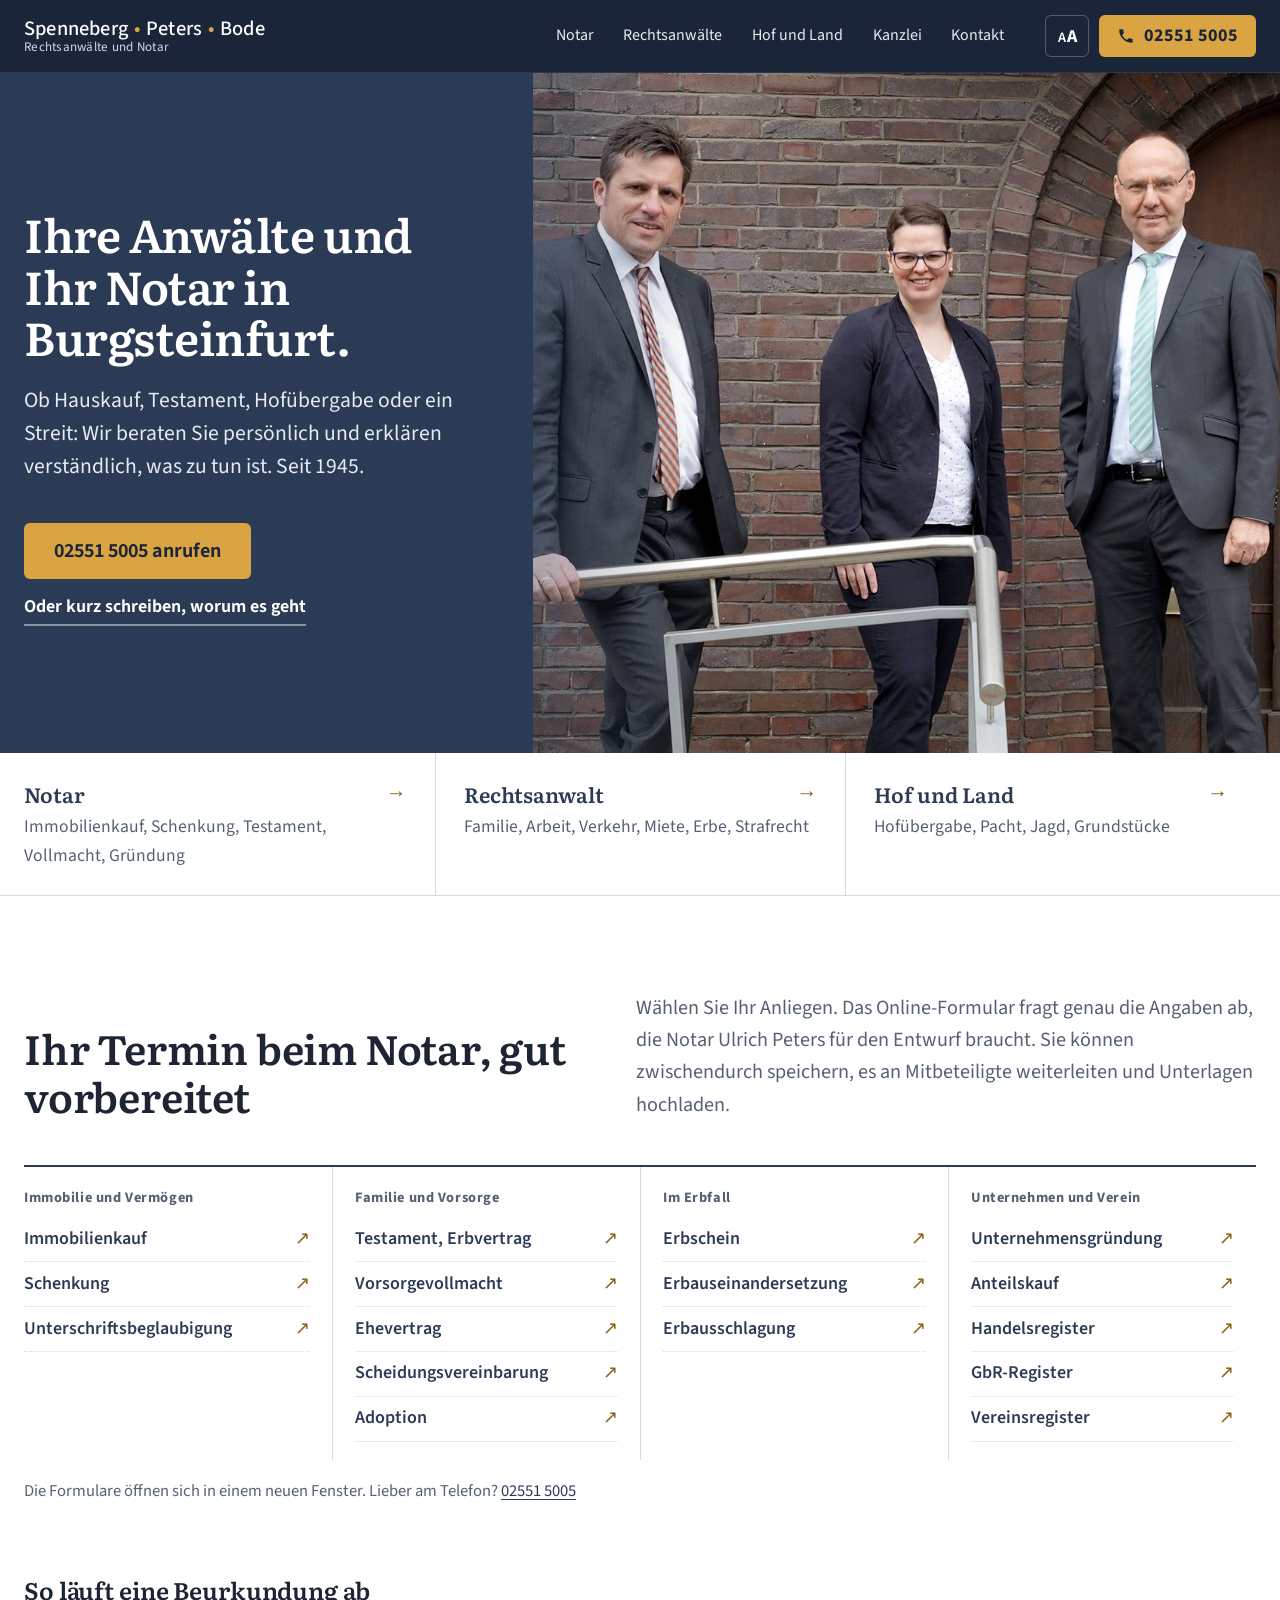
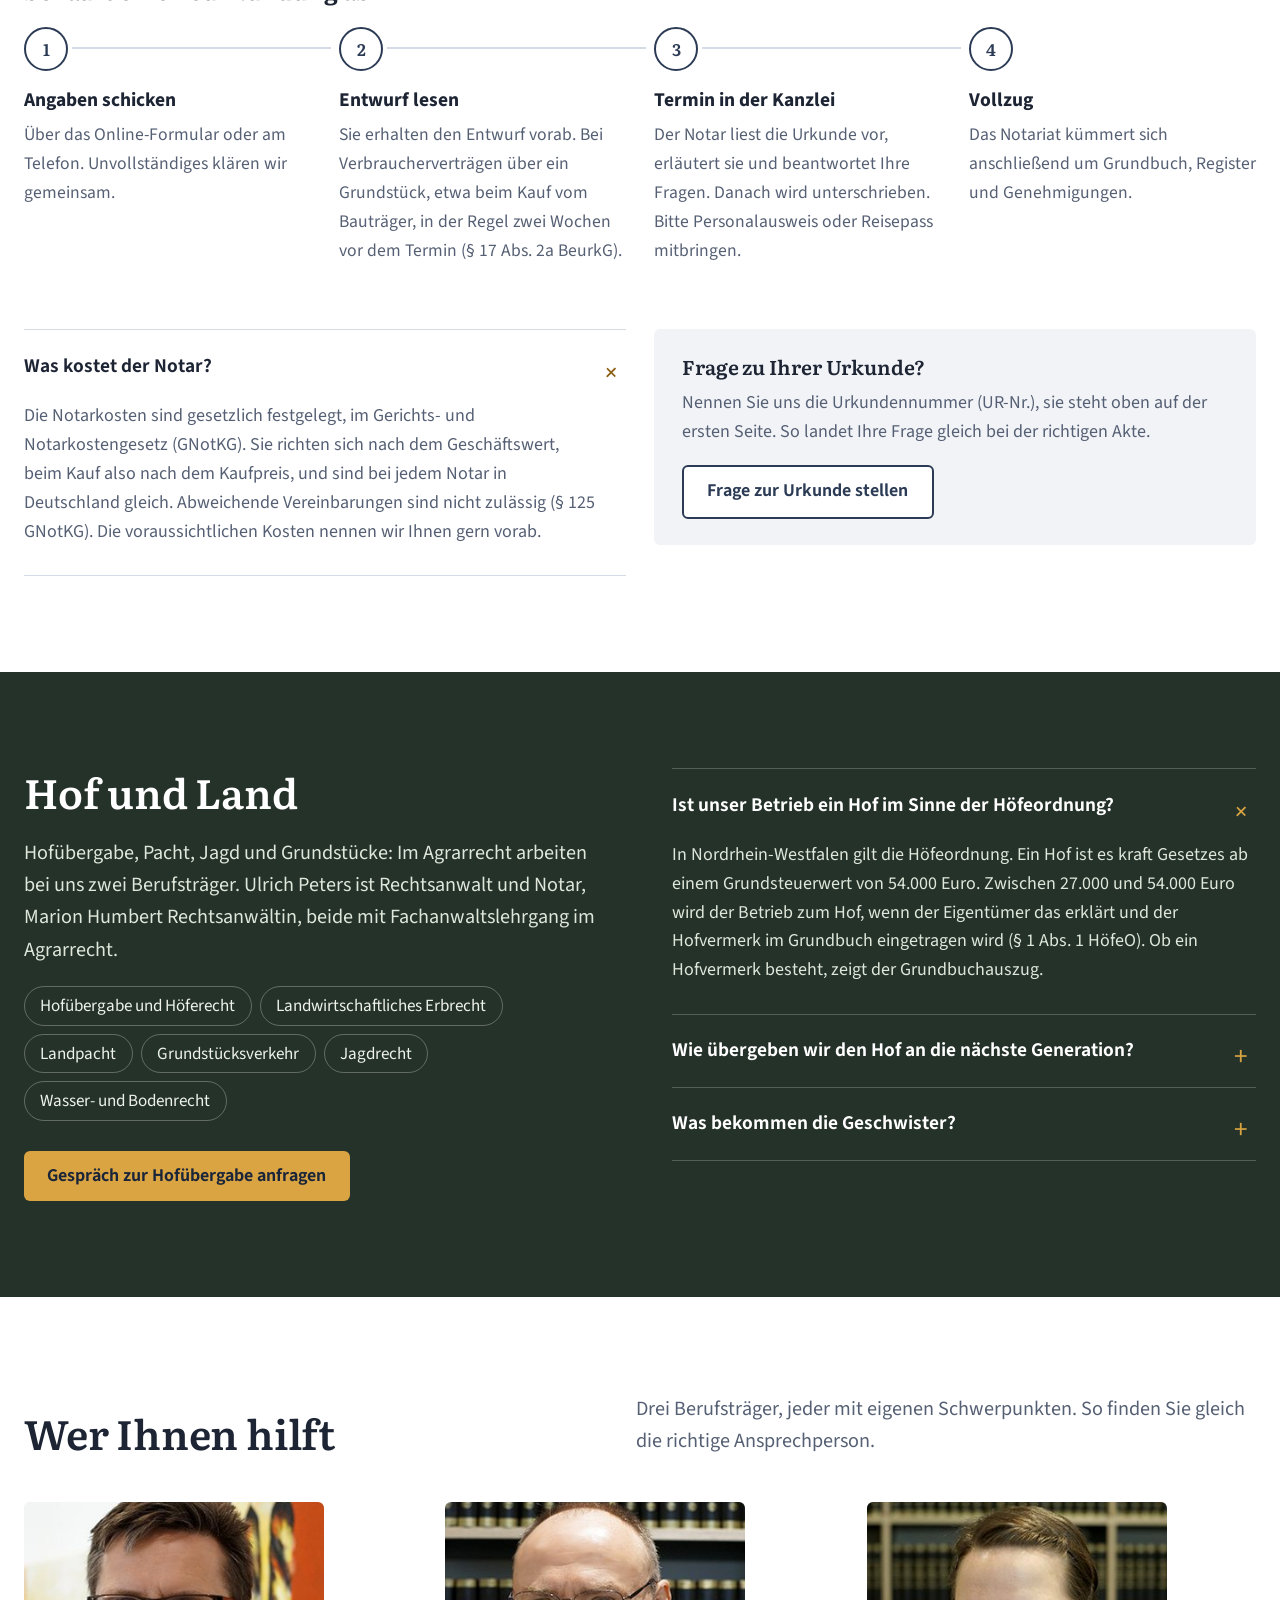
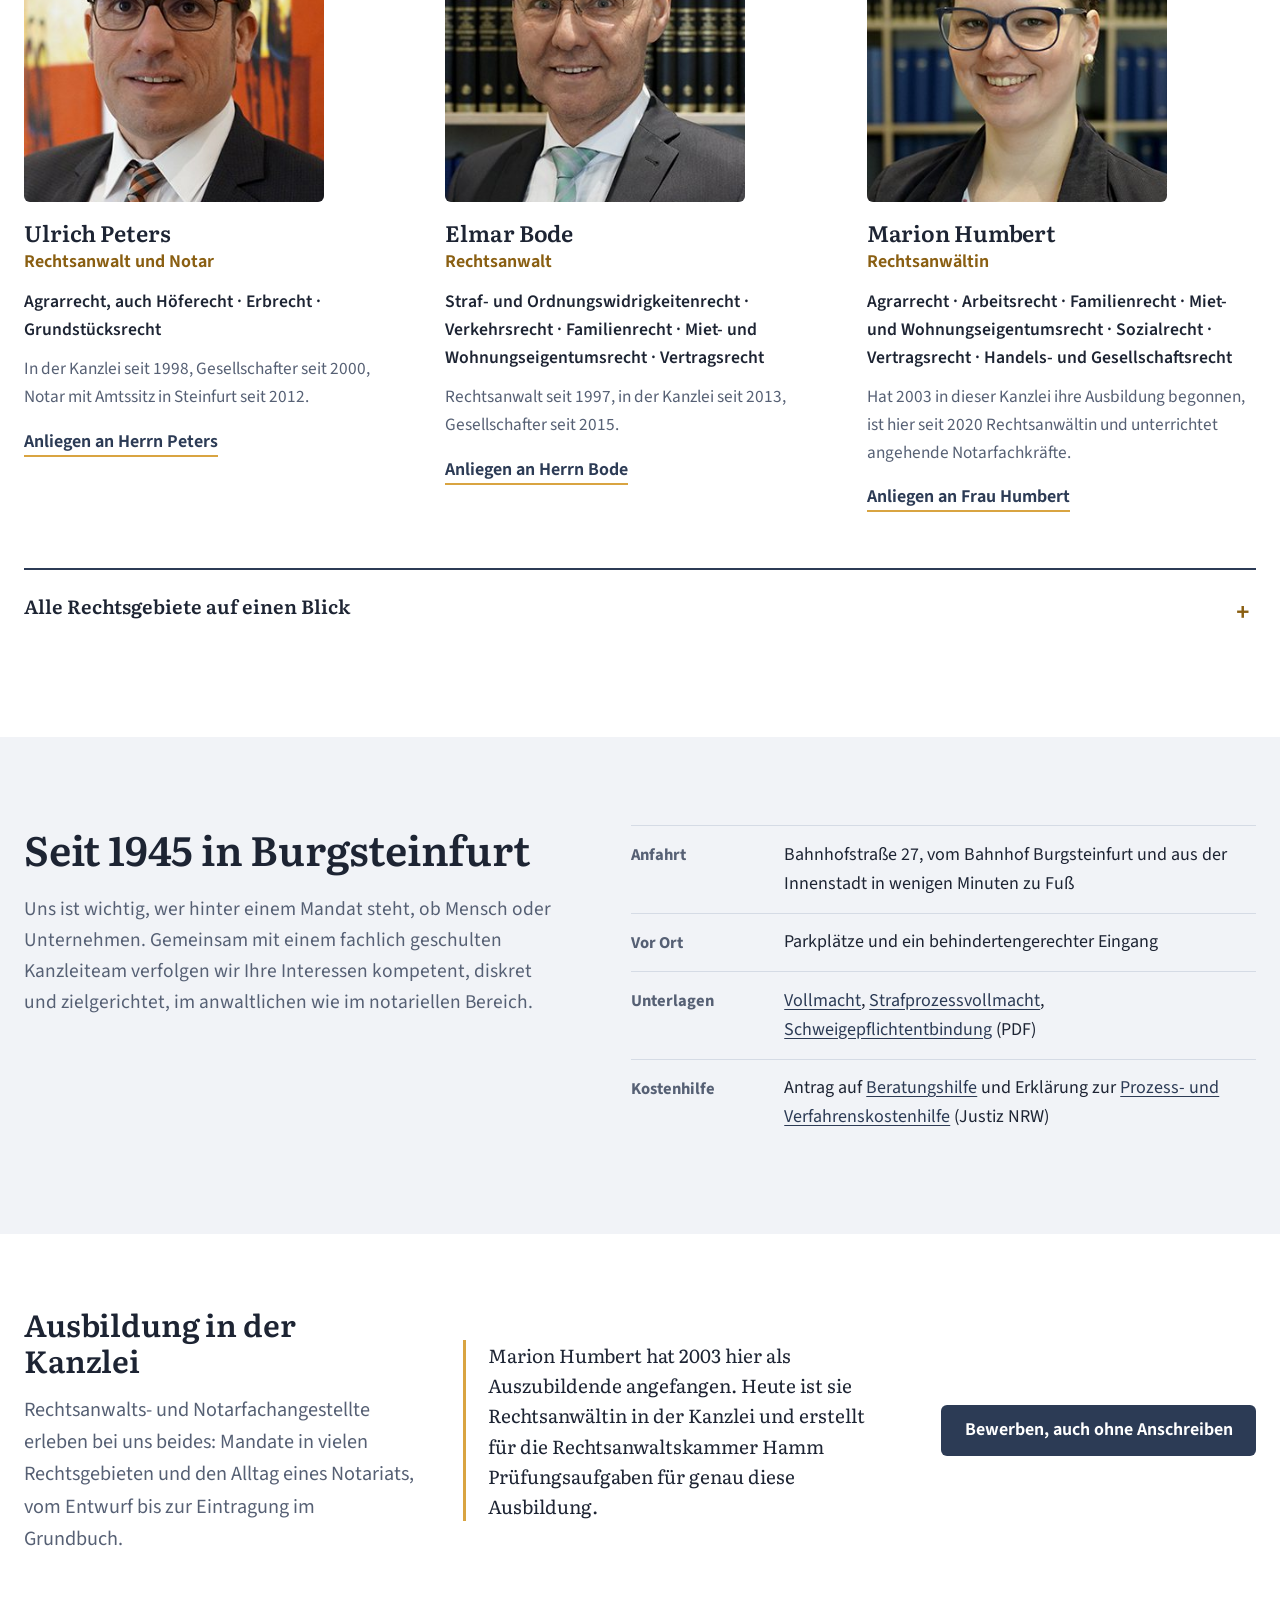
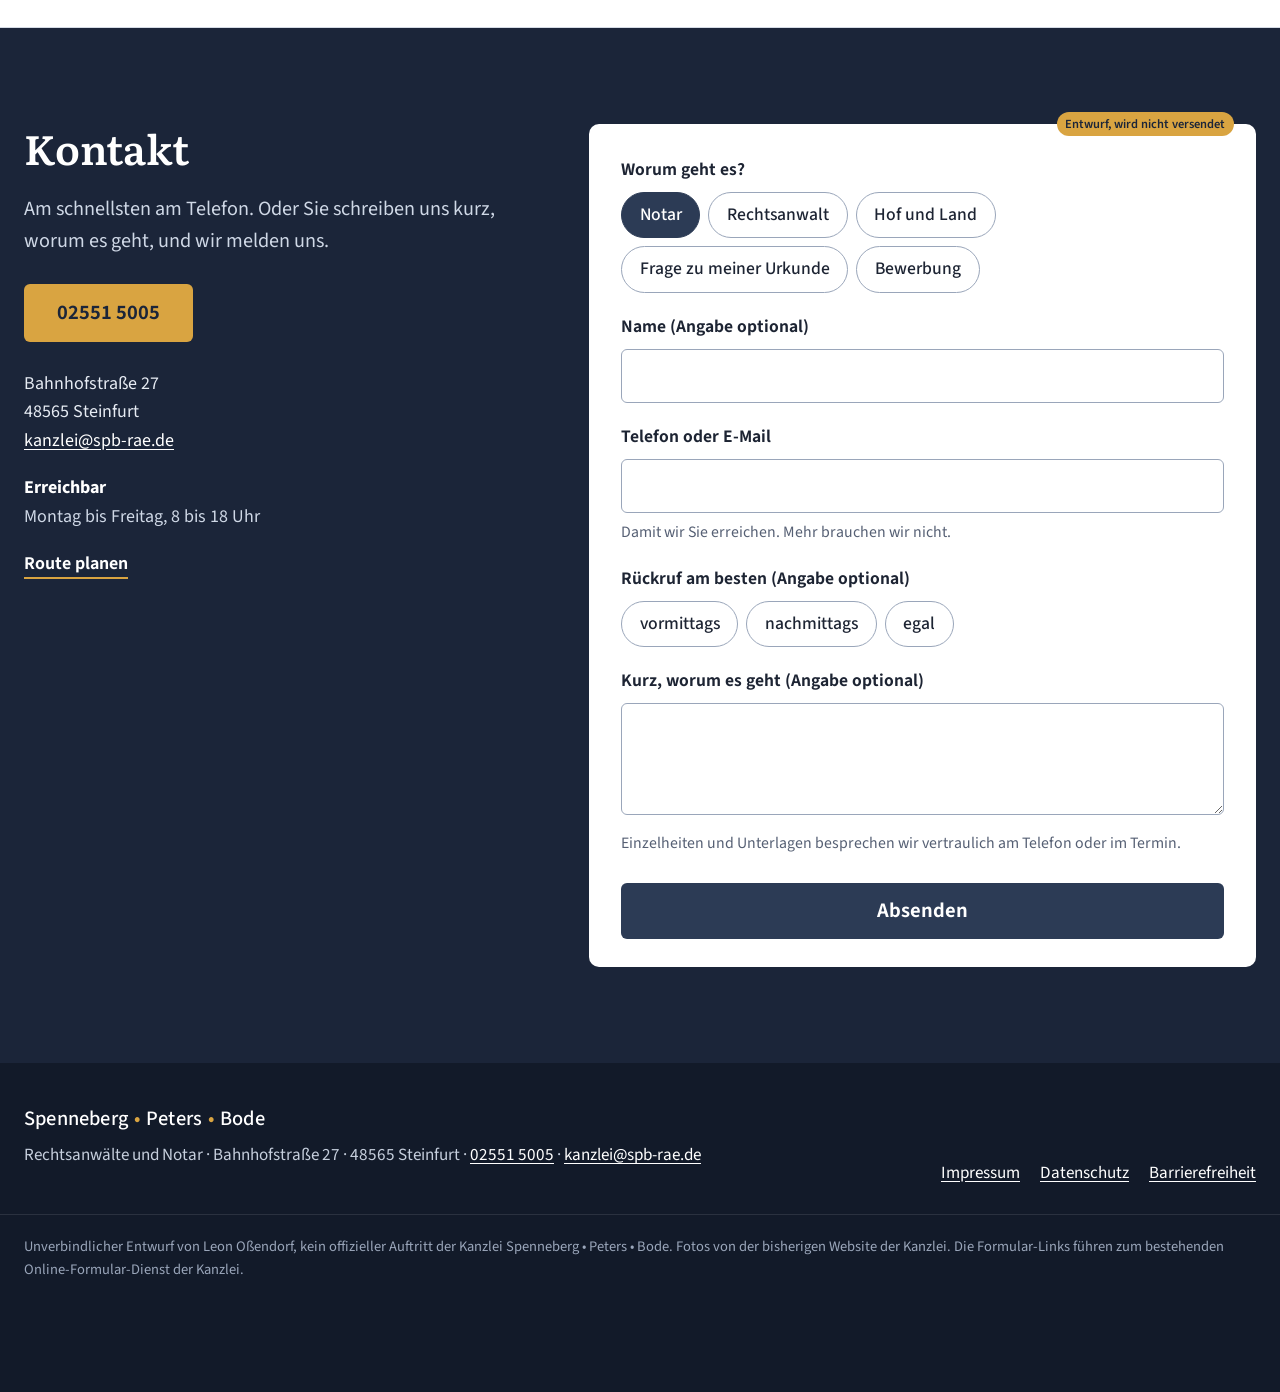
<file: index.html>
<!doctype html>
<html lang="de-DE">
<head>
<meta charset="utf-8">
<meta name="viewport" content="width=device-width, initial-scale=1">
<meta name="robots" content="noindex,nofollow">
<title>Spenneberg • Peters • Bode · Rechtsanwälte und Notar in Steinfurt (Entwurf)</title>
<meta name="description" content="Unverbindlicher Entwurf von Leon Oßendorf für die Kanzlei Spenneberg • Peters • Bode, Rechtsanwälte und Notar in Steinfurt.">
<link rel="preload" href="fonts/source-sans-3-latin-wght-normal.woff2" as="font" type="font/woff2" crossorigin>
<link rel="preload" href="fonts/literata-latin-wght-normal.woff2" as="font" type="font/woff2" crossorigin>
<link rel="stylesheet" href="css/site.css">
<link rel="stylesheet" href="css/hero-varianten.css">
<link rel="icon" href="data:image/svg+xml,%3Csvg xmlns='http://www.w3.org/2000/svg' viewBox='0 0 32 32'%3E%3Crect width='32' height='32' rx='4' fill='%232c3b55'/%3E%3Ccircle cx='9' cy='16' r='2.6' fill='%23fff'/%3E%3Ccircle cx='16' cy='16' r='2.6' fill='%23fff'/%3E%3Ccircle cx='23' cy='16' r='2.6' fill='%23d9a441'/%3E%3C/svg%3E">
</head>
<body>
<a class="skip" href="#inhalt">Zum Inhalt springen</a>

<header class="kopf" id="kopf">
  <div class="kopf__in">
    <a class="marke" href="#top" aria-label="Spenneberg • Peters • Bode, Rechtsanwälte und Notar, zur Startseite">
      <span class="marke__name">Spenneberg <i>•</i> Peters <i>•</i> Bode</span>
      <span class="marke__zusatz">Rechtsanwälte und Notar</span>
    </a>
    <nav class="menu" id="menu" aria-label="Hauptmenü">
      <a href="#notar">Notar</a>
      <a href="#anwaelte">Rechtsanwälte</a>
      <a href="#hof">Hof und Land</a>
      <a href="#kanzlei">Kanzlei</a>
      <a href="#kontakt">Kontakt</a>
    </nav>
    <div class="kopf__aktionen">
      <button class="schrift" type="button" id="schrift" aria-pressed="false" title="Schrift vergrößern"><span aria-hidden="true">A<b>A</b></span><span class="sr">Schrift größer</span></button>
      <a class="tel" href="tel:+4925515005" aria-label="Anrufen: 02551 5005"><svg viewBox="0 0 24 24" aria-hidden="true"><path d="M6.6 10.8a15.1 15.1 0 0 0 6.6 6.6l2.2-2.2c.3-.3.7-.4 1-.2 1.1.4 2.3.6 3.6.6.6 0 1 .4 1 1V20c0 .6-.4 1-1 1A17 17 0 0 1 3 4c0-.6.4-1 1-1h3.5c.6 0 1 .4 1 1 0 1.3.2 2.5.6 3.6.1.3 0 .7-.2 1z"/></svg><span>02551 5005</span></a>
      <button class="burger" type="button" aria-expanded="false" aria-controls="menu"><span></span><span></span><span class="sr">Menü</span></button>
    </div>
  </div>
</header>

<main id="inhalt">

<!-- 1 · Erster Bildschirm: das Team am Eingang -->
<section class="hv hv-a" id="top" aria-labelledby="hero-titel">
  <div class="text">
    <h1 id="hero-titel">Ihre Anwälte und Ihr Notar in Burgsteinfurt.</h1>
    <p class="satz">Ob Hauskauf, Testament, Hofübergabe oder ein Streit: Wir beraten Sie persönlich und erklären verständlich, was zu tun ist. Seit 1945.</p>
    <div class="aktionen">
      <a class="knopf" href="tel:+4925515005">02551 5005 anrufen</a>
      <a class="lnk" href="#kontakt">Oder kurz schreiben, worum es geht</a>
    </div>
  </div>
  <figure><img src="img/hero-team.jpg" alt="Ulrich Peters, Marion Humbert und Elmar Bode vor einem Klinkerportal" width="1351" height="900"></figure>
</section>

<nav class="wegeleiste" aria-label="Womit können wir helfen?">
  <ul>
    <li><a href="#notar"><b>Notar</b><span>Immobilienkauf, Schenkung, Testament, Vollmacht, Gründung</span></a></li>
    <li><a href="#anwaelte"><b>Rechtsanwalt</b><span>Familie, Arbeit, Verkehr, Miete, Erbe, Strafrecht</span></a></li>
    <li><a href="#hof"><b>Hof und Land</b><span>Hofübergabe, Pacht, Jagd, Grundstücke</span></a></li>
  </ul>
</nav>

<!-- 2 · Notar -->
<section class="block notar" id="notar" aria-labelledby="notar-titel">
  <div class="wrap">
    <div class="kopfzeile">
      <h2 id="notar-titel">Ihr Termin beim Notar, gut vorbereitet</h2>
      <p class="lead">Wählen Sie Ihr Anliegen. Das Online-Formular fragt genau die Angaben ab, die Notar Ulrich Peters für den Entwurf braucht. Sie können zwischendurch speichern, es an Mitbeteiligte weiterleiten und Unterlagen hochladen.</p>
    </div>

    <div class="anliegen">
      <div class="gruppe">
        <h3>Immobilie und Vermögen</h3>
        <ul>
          <li><a href="https://notar-formulare.de/spb/immobilienkauf/" target="_blank" rel="noopener">Immobilienkauf</a></li>
          <li><a href="https://notar-formulare.de/spb/schenkung/" target="_blank" rel="noopener">Schenkung</a></li>
          <li><a href="https://notar-formulare.de/spb/unterschriftsbeglaubigung/" target="_blank" rel="noopener">Unterschriftsbeglaubigung</a></li>
        </ul>
      </div>
      <div class="gruppe">
        <h3>Familie und Vorsorge</h3>
        <ul>
          <li><a href="https://notar-formulare.de/spb/testament/" target="_blank" rel="noopener">Testament, Erbvertrag</a></li>
          <li><a href="https://notar-formulare.de/spb/generalvollmacht-vorsorgevollmacht/" target="_blank" rel="noopener">Vorsorgevollmacht</a></li>
          <li><a href="https://notar-formulare.de/spb/ehevertrag/" target="_blank" rel="noopener">Ehevertrag</a></li>
          <li><a href="https://notar-formulare.de/spb/scheidungsvereinbarung/" target="_blank" rel="noopener">Scheidungsvereinbarung</a></li>
          <li><a href="https://notar-formulare.de/spb/adoption/" target="_blank" rel="noopener">Adoption</a></li>
        </ul>
      </div>
      <div class="gruppe">
        <h3>Im Erbfall</h3>
        <ul>
          <li><a href="https://notar-formulare.de/spb/erbschein/" target="_blank" rel="noopener">Erbschein</a></li>
          <li><a href="https://notar-formulare.de/spb/erbauseinandersetzung/" target="_blank" rel="noopener">Erbauseinandersetzung</a></li>
          <li><a href="https://notar-formulare.de/spb/erbausschlagung/" target="_blank" rel="noopener">Erbausschlagung</a></li>
        </ul>
      </div>
      <div class="gruppe">
        <h3>Unternehmen und Verein</h3>
        <ul>
          <li><a href="https://notar-formulare.de/spb/unternehmensgruendung/" target="_blank" rel="noopener">Unternehmensgründung</a></li>
          <li><a href="https://notar-formulare.de/spb/anteilskauf/" target="_blank" rel="noopener">Anteilskauf</a></li>
          <li><a href="https://notar-formulare.de/spb/handelsregister/" target="_blank" rel="noopener">Handelsregister</a></li>
          <li><a href="https://notar-formulare.de/spb/gbr/" target="_blank" rel="noopener">GbR-Register</a></li>
          <li><a href="https://notar-formulare.de/spb/verein/" target="_blank" rel="noopener">Vereinsregister</a></li>
        </ul>
      </div>
    </div>
    <p class="hinweis-klein">Die Formulare öffnen sich in einem neuen Fenster. Lieber am Telefon? <a href="tel:+4925515005">02551 5005</a></p>

    <h3 class="zwischentitel" id="ablauf-titel">So läuft eine Beurkundung ab</h3>
    <ol class="ablauf" aria-labelledby="ablauf-titel">
      <li><b>Angaben schicken</b><span>Über das Online-Formular oder am Telefon. Unvollständiges klären wir gemeinsam.</span></li>
      <li><b>Entwurf lesen</b><span>Sie erhalten den Entwurf vorab. Bei Verbraucherverträgen über ein Grundstück, etwa beim Kauf vom Bauträger, in der Regel zwei Wochen vor dem Termin (§ 17 Abs. 2a BeurkG).</span></li>
      <li><b>Termin in der Kanzlei</b><span>Der Notar liest die Urkunde vor, erläutert sie und beantwortet Ihre Fragen. Danach wird unterschrieben. Bitte Personalausweis oder Reisepass mitbringen.</span></li>
      <li><b>Vollzug</b><span>Das Notariat kümmert sich anschließend um Grundbuch, Register und Genehmigungen.</span></li>
    </ol>

    <div class="zweispalt">
      <details class="frage" open>
        <summary>Was kostet der Notar?</summary>
        <p>Die Notarkosten sind gesetzlich festgelegt, im Gerichts- und Notarkostengesetz (GNotKG). Sie richten sich nach dem Geschäftswert, beim Kauf also nach dem Kaufpreis, und sind bei jedem Notar in Deutschland gleich. Abweichende Vereinbarungen sind nicht zulässig (§ 125 GNotKG). Die voraussichtlichen Kosten nennen wir Ihnen gern vorab.</p>
      </details>
      <div class="rueckfrage">
        <h3>Frage zu Ihrer Urkunde?</h3>
        <p>Nennen Sie uns die Urkundennummer (UR-Nr.), sie steht oben auf der ersten Seite. So landet Ihre Frage gleich bei der richtigen Akte.</p>
        <a class="knopf knopf--hell" href="#kontakt" data-anliegen="urkunde">Frage zur Urkunde stellen</a>
      </div>
    </div>
  </div>
</section>

<!-- 3 · Hof und Land -->
<section class="block hof" id="hof" aria-labelledby="hof-titel">
  <div class="wrap hof__in">
    <div class="hof__text">
      <h2 id="hof-titel">Hof und Land</h2>
      <p class="lead">Hofübergabe, Pacht, Jagd und Grundstücke: Im Agrarrecht arbeiten bei uns zwei Berufsträger. Ulrich Peters ist Rechtsanwalt und Notar, Marion Humbert Rechtsanwältin, beide mit Fachanwaltslehrgang im Agrarrecht.</p>
      <ul class="themen">
        <li>Hofübergabe und Höferecht</li>
        <li>Landwirtschaftliches Erbrecht</li>
        <li>Landpacht</li>
        <li>Grundstücksverkehr</li>
        <li>Jagdrecht</li>
        <li>Wasser- und Bodenrecht</li>
      </ul>
      <a class="knopf knopf--gold" href="#kontakt" data-anliegen="hof">Gespräch zur Hofübergabe anfragen</a>
    </div>
    <div class="hof__fragen">
      <details class="frage frage--dunkel" open>
        <summary>Ist unser Betrieb ein Hof im Sinne der Höfeordnung?</summary>
        <p>In Nordrhein-Westfalen gilt die Höfeordnung. Ein Hof ist es kraft Gesetzes ab einem Grundsteuerwert von 54.000 Euro. Zwischen 27.000 und 54.000 Euro wird der Betrieb zum Hof, wenn der Eigentümer das erklärt und der Hofvermerk im Grundbuch eingetragen wird (§ 1 Abs. 1 HöfeO). Ob ein Hofvermerk besteht, zeigt der Grundbuchauszug.</p>
      </details>
      <details class="frage frage--dunkel">
        <summary>Wie übergeben wir den Hof an die nächste Generation?</summary>
        <p>Mit einem Übergabevertrag schon zu Lebzeiten, im Weg der vorweggenommenen Erbfolge (§ 7 Abs. 1 HöfeO). Der Vertrag wird notariell beurkundet. Ist eine Genehmigung nach dem Grundstücksverkehrsgesetz nötig, erteilt sie das Landwirtschaftsgericht (§ 17 Abs. 3 HöfeO).</p>
      </details>
      <details class="frage frage--dunkel">
        <summary>Was bekommen die Geschwister?</summary>
        <p>Der Hof geht an einen Hoferben (§ 4 HöfeO). Die übrigen Miterben erhalten eine Abfindung in Geld. Sie bemisst sich nach dem Hofeswert, das sind 60 Prozent des zuletzt festgestellten Grundsteuerwerts (§ 12 HöfeO). Im Übergabevertrag lässt sich das anders regeln.</p>
      </details>
    </div>
  </div>
</section>

<!-- 4 · Rechtsanwälte -->
<section class="block anwaelte" id="anwaelte" aria-labelledby="anwaelte-titel">
  <div class="wrap">
    <div class="kopfzeile">
      <h2 id="anwaelte-titel">Wer Ihnen hilft</h2>
      <p class="lead">Drei Berufsträger, jeder mit eigenen Schwerpunkten. So finden Sie gleich die richtige Ansprechperson.</p>
    </div>
    <div class="personen">
      <article class="person">
        <img src="img/peters.jpg" alt="Porträt Ulrich Peters" width="337" height="506">
        <div>
          <h3>Ulrich Peters</h3>
          <p class="rolle">Rechtsanwalt und Notar</p>
          <p class="gebiete">Agrarrecht, auch Höferecht · Erbrecht · Grundstücksrecht</p>
          <p class="vita">In der Kanzlei seit 1998, Gesellschafter seit 2000, Notar mit Amtssitz in Steinfurt seit 2012.</p>
          <a class="mehr" href="#kontakt" data-anliegen="notar">Anliegen an Herrn Peters</a>
        </div>
      </article>
      <article class="person">
        <img src="img/bode.jpg" alt="Porträt Elmar Bode" width="337" height="506">
        <div>
          <h3>Elmar Bode</h3>
          <p class="rolle">Rechtsanwalt</p>
          <p class="gebiete">Straf- und Ordnungswidrigkeitenrecht · Verkehrsrecht · Familienrecht · Miet- und Wohnungseigentumsrecht · Vertragsrecht</p>
          <p class="vita">Rechtsanwalt seit 1997, in der Kanzlei seit 2013, Gesellschafter seit 2015.</p>
          <a class="mehr" href="#kontakt" data-anliegen="anwalt">Anliegen an Herrn Bode</a>
        </div>
      </article>
      <article class="person">
        <img src="img/humbert.jpg" alt="Porträt Marion Humbert" width="337" height="506">
        <div>
          <h3>Marion Humbert</h3>
          <p class="rolle">Rechtsanwältin</p>
          <p class="gebiete">Agrarrecht · Arbeitsrecht · Familienrecht · Miet- und Wohnungseigentumsrecht · Sozialrecht · Vertragsrecht · Handels- und Gesellschaftsrecht</p>
          <p class="vita">Hat 2003 in dieser Kanzlei ihre Ausbildung begonnen, ist hier seit 2020 Rechtsanwältin und unterrichtet angehende Notarfachkräfte.</p>
          <a class="mehr" href="#kontakt" data-anliegen="anwalt">Anliegen an Frau Humbert</a>
        </div>
      </article>
    </div>

    <details class="alle-gebiete">
      <summary>Alle Rechtsgebiete auf einen Blick</summary>
      <div class="gebiete-liste">
        <p><b>Agrarrecht</b> Höferecht, landwirtschaftliches Erbrecht, Landpacht, Bodenrecht, Wasserrecht, Jagdrecht, Tierschutz, Düngerecht</p>
        <p><b>Arbeitsrecht</b> Kündigungsschutz für Arbeitgeber und Arbeitnehmer, Lohn, Urlaub, Abfindung, Zeugnis</p>
        <p><b>Erbrecht</b> Beratung vor und nach dem Erbfall, Pflichtteil, Erbstreit, Unternehmensnachfolge</p>
        <p><b>Familienrecht</b> Scheidung, Zugewinn, Sorgerecht, Unterhalt, Betreuung</p>
        <p><b>Grundstücksrecht</b> Grundstückskauf, Grundbuch, Erbbaurecht, Grundstücksverkehrsgesetz</p>
        <p><b>Handels- und Gesellschaftsrecht</b> Gesellschaftsverträge, Satzung, Prokura, Verein</p>
        <p><b>Miet- und Wohnungseigentumsrecht</b> Verträge, Nebenkosten, Kündigung, Eigenbedarf, Wohnungseigentum</p>
        <p><b>Verkehrsrecht</b> Bußgeld, Unfall, Fahrerlaubnis</p>
        <p><b>Strafrecht</b> Verteidigung, Opfer- und Zeugenbeistand, Nebenklage, Jugendstrafrecht</p>
        <p><b>Sozialrecht</b> Erwerbsminderung, Schwerbehinderung, Berufsgenossenschaft</p>
        <p><b>Vertrags- und Werkvertragsrecht</b> AGB, Fernabsatz, Abnahme, Mängel</p>
        <p><b>Forderungen</b> Mahnverfahren, Zwangsvollstreckung</p>
      </div>
    </details>
  </div>
</section>

<!-- 5 · Kanzlei -->
<section class="block kanzlei" id="kanzlei" aria-labelledby="kanzlei-titel">
  <div class="kanzlei__kopf">
    <h2 id="kanzlei-titel">Seit 1945 in Burgsteinfurt</h2>
    <p>Uns ist wichtig, wer hinter einem Mandat steht, ob Mensch oder Unternehmen. Gemeinsam mit einem fachlich geschulten Kanzleiteam verfolgen wir Ihre Interessen kompetent, diskret und zielgerichtet, im anwaltlichen wie im notariellen Bereich.</p>
  </div>
  <div class="kanzlei__text">
    <dl class="fakten">
      <div><dt>Anfahrt</dt><dd>Bahnhofstraße 27, vom Bahnhof Burgsteinfurt und aus der Innenstadt in wenigen Minuten zu Fuß</dd></div>
      <div><dt>Vor Ort</dt><dd>Parkplätze und ein behindertengerechter Eingang</dd></div>
      <div><dt>Unterlagen</dt><dd><a href="https://www.spb-rae.de/files/tao/img/downlaod/Vollmacht.pdf" target="_blank" rel="noopener">Vollmacht</a>, <a href="https://www.spb-rae.de/files/tao/img/downlaod/Strafprozessvollmacht.pdf" target="_blank" rel="noopener">Strafprozessvollmacht</a>, <a href="https://www.spb-rae.de/files/tao/img/downlaod/Schweigepflichtsentbindungserkla%CC%88rung.pdf" target="_blank" rel="noopener">Schweigepflichtentbindung</a> (PDF)</dd></div>
      <div><dt>Kostenhilfe</dt><dd>Antrag auf <a href="https://www.justiz.nrw/BS/formulare/beratungshilfe/AG_I_1_02_2019.pdf" target="_blank" rel="noopener">Beratungshilfe</a> und Erklärung zur <a href="https://www.justiz.nrw.de/BS/formulare/prozesskostenhilfe/erkl_zp1a.pdf" target="_blank" rel="noopener">Prozess- und Verfahrenskostenhilfe</a> (Justiz NRW)</dd></div>
    </dl>
  </div>
</section>

<!-- 6 · Ausbildung -->
<section class="block ausbildung" id="ausbildung" aria-labelledby="ausbildung-titel">
  <div class="wrap ausbildung__in">
    <div>
      <h2 id="ausbildung-titel">Ausbildung in der Kanzlei</h2>
      <p class="lead">Rechtsanwalts- und Notarfachangestellte erleben bei uns beides: Mandate in vielen Rechtsgebieten und den Alltag eines Notariats, vom Entwurf bis zur Eintragung im Grundbuch.</p>
    </div>
    <blockquote class="zitatlos">
      <p>Marion Humbert hat 2003 hier als Auszubildende angefangen. Heute ist sie Rechtsanwältin in der Kanzlei und erstellt für die Rechtsanwaltskammer Hamm Prüfungsaufgaben für genau diese Ausbildung.</p>
    </blockquote>
    <a class="knopf" href="#kontakt" data-anliegen="bewerbung">Bewerben, auch ohne Anschreiben</a>
  </div>
</section>

<!-- 7 · Kontakt -->
<section class="block kontakt" id="kontakt" aria-labelledby="kontakt-titel">
  <div class="wrap kontakt__in">
    <div class="kontakt__info">
      <h2 id="kontakt-titel">Kontakt</h2>
      <p class="lead">Am schnellsten am Telefon. Oder Sie schreiben uns kurz, worum es geht, und wir melden uns.</p>
      <a class="knopf knopf--gross" href="tel:+4925515005">02551 5005</a>
      <p class="adresse">Bahnhofstraße 27<br>48565 Steinfurt<br><a href="mailto:kanzlei@spb-rae.de">kanzlei@spb-rae.de</a></p>
      <p class="zeiten"><b>Erreichbar</b> Montag bis Freitag, 8 bis 18 Uhr</p>
      <p><a class="mehr" href="https://www.google.com/maps/dir/?api=1&amp;destination=Bahnhofstra%C3%9Fe+27%2C+48565+Steinfurt" target="_blank" rel="noopener">Route planen</a></p>
    </div>

    <form class="formular" id="formular" novalidate>
      <p class="entwurf-marke">Entwurf, wird nicht versendet</p>
      <fieldset class="chips" id="anliegen">
        <legend>Worum geht es?</legend>
        <label><input type="radio" name="anliegen" value="notar" checked><span>Notar</span></label>
        <label><input type="radio" name="anliegen" value="anwalt"><span>Rechtsanwalt</span></label>
        <label><input type="radio" name="anliegen" value="hof"><span>Hof und Land</span></label>
        <label><input type="radio" name="anliegen" value="urkunde"><span>Frage zu meiner Urkunde</span></label>
        <label><input type="radio" name="anliegen" value="bewerbung"><span>Bewerbung</span></label>
      </fieldset>

      <div class="feld nur" data-zeige="urkunde" hidden>
        <label for="urnr">Urkundennummer (Angabe optional)</label>
        <input id="urnr" name="urnr" inputmode="text" placeholder="z. B. 123/2026" autocomplete="off">
      </div>

      <fieldset class="chips nur" data-zeige="bewerbung" hidden>
        <legend>Für welche Stelle? (Angabe optional)</legend>
        <label><input type="radio" name="stelle" value="ausbildung"><span>Ausbildung</span></label>
        <label><input type="radio" name="stelle" value="fachangestellte"><span>Rechtsanwalts- oder Notarfachangestellte</span></label>
        <label><input type="radio" name="stelle" value="initiativ"><span>Initiativ</span></label>
      </fieldset>

      <div class="feld">
        <label for="name">Name (Angabe optional)</label>
        <input id="name" name="name" autocomplete="name">
      </div>
      <div class="feld">
        <label for="weg">Telefon oder E-Mail</label>
        <input id="weg" name="weg" autocomplete="tel" required aria-describedby="weg-hilfe">
        <p class="hilfe" id="weg-hilfe">Damit wir Sie erreichen. Mehr brauchen wir nicht.</p>
      </div>
      <fieldset class="chips">
        <legend>Rückruf am besten (Angabe optional)</legend>
        <label><input type="radio" name="zeit" value="vormittags"><span>vormittags</span></label>
        <label><input type="radio" name="zeit" value="nachmittags"><span>nachmittags</span></label>
        <label><input type="radio" name="zeit" value="egal"><span>egal</span></label>
      </fieldset>
      <div class="feld">
        <label for="nachricht">Kurz, worum es geht (Angabe optional)</label>
        <textarea id="nachricht" name="nachricht" rows="3" aria-describedby="nachricht-hilfe"></textarea>
        <p class="hilfe" id="nachricht-hilfe">Einzelheiten und Unterlagen besprechen wir vertraulich am Telefon oder im Termin.</p>
      </div>
      <div class="feld nur" data-zeige="bewerbung" hidden>
        <label for="lebenslauf">Lebenslauf (Angabe optional)</label>
        <input id="lebenslauf" name="lebenslauf" type="file" accept=".pdf,.jpg,.jpeg,.png">
      </div>
      <button class="knopf knopf--gross" type="submit">Absenden</button>
      <p class="fehler" id="fehler" role="alert" hidden>Bitte geben Sie eine Telefonnummer oder E-Mail-Adresse an.</p>
      <div class="danke" id="danke" hidden tabindex="-1">
        <p class="danke__titel">Danke, das hat geklappt.</p>
        <p id="danke-text">In der fertigen Seite käme Ihre Nachricht jetzt im Sekretariat an, und die Kanzlei meldet sich bei Ihnen. Im Entwurf wird nichts versendet.</p>
      </div>
    </form>
  </div>
</section>

</main>

<footer class="fuss">
  <div class="wrap fuss__in">
    <div>
      <p class="marke__name">Spenneberg <i>•</i> Peters <i>•</i> Bode</p>
      <p>Rechtsanwälte und Notar · Bahnhofstraße 27 · 48565 Steinfurt · <a href="tel:+4925515005">02551 5005</a> · <a href="mailto:kanzlei@spb-rae.de">kanzlei@spb-rae.de</a></p>
    </div>
    <nav aria-label="Rechtliches">
      <a href="impressum.html">Impressum</a>
      <a href="datenschutz.html">Datenschutz</a>
      <a href="barrierefreiheit.html">Barrierefreiheit</a>
    </nav>
  </div>
  <div class="wrap fuss__entwurf">
    <p>Unverbindlicher Entwurf von Leon Oßendorf, kein offizieller Auftritt der Kanzlei Spenneberg • Peters • Bode. Fotos von der bisherigen Website der Kanzlei. Die Formular-Links führen zum bestehenden Online-Formular-Dienst der Kanzlei.</p>
  </div>
</footer>

<nav class="daumen" aria-label="Schnellzugriff">
  <a href="tel:+4925515005">Anrufen</a>
  <a href="#kontakt">Nachricht</a>
</nav>

<script src="js/site.js" defer></script>
</body>
</html>
</file>
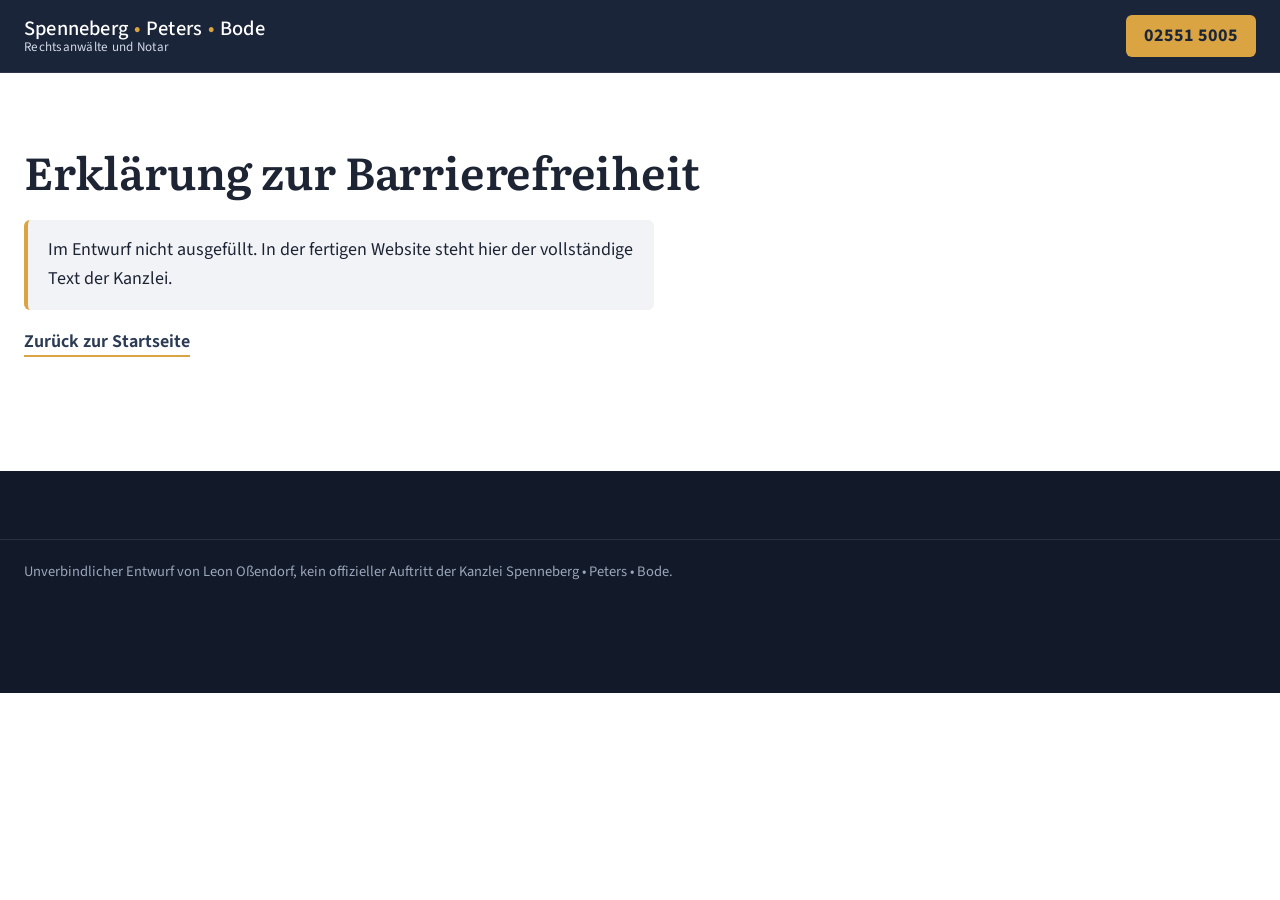
<file: barrierefreiheit.html>
<!doctype html>
<html lang="de-DE"><head><meta charset="utf-8"><meta name="viewport" content="width=device-width, initial-scale=1"><meta name="robots" content="noindex,nofollow">
<title>Erklärung zur Barrierefreiheit · Spenneberg • Peters • Bode (Entwurf)</title><link rel="stylesheet" href="css/site.css"></head>
<body><header class="kopf"><div class="kopf__in"><a class="marke" href="index.html"><span class="marke__name">Spenneberg <i>•</i> Peters <i>•</i> Bode</span><span class="marke__zusatz">Rechtsanwälte und Notar</span></a><div class="kopf__aktionen" style="margin-left:auto"><a class="tel" href="tel:+4925515005" aria-label="Anrufen: 02551 5005"><span>02551 5005</span></a></div></div></header>
<main class="seite"><div class="wrap"><h1>Erklärung zur Barrierefreiheit</h1><p class="vermerk">Im Entwurf nicht ausgefüllt. In der fertigen Website steht hier der vollständige Text der Kanzlei.</p><p><a class="mehr" href="index.html">Zurück zur Startseite</a></p></div></main>
<footer class="fuss"><div class="wrap fuss__entwurf"><p>Unverbindlicher Entwurf von Leon Oßendorf, kein offizieller Auftritt der Kanzlei Spenneberg • Peters • Bode.</p></div></footer></body></html>
</file>
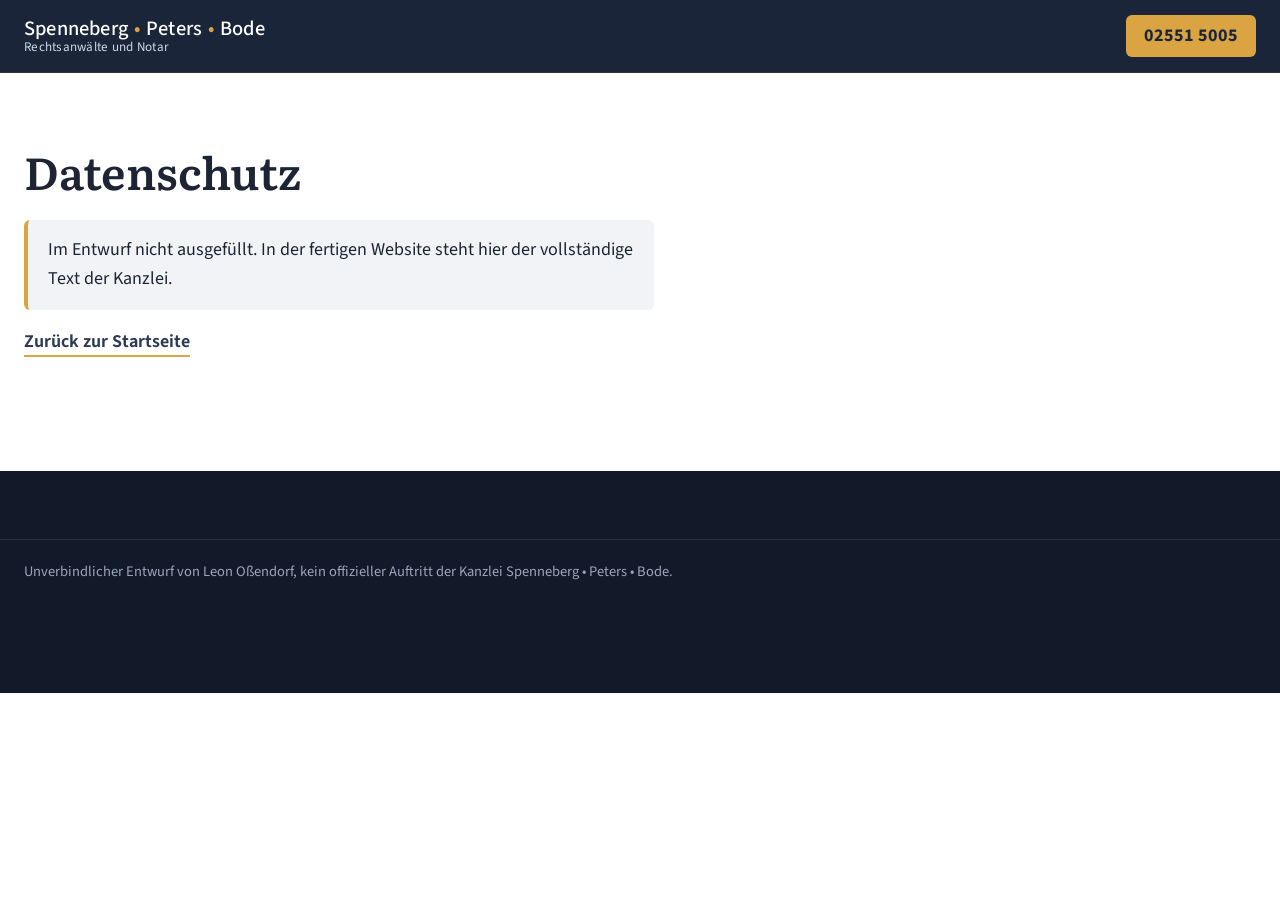
<file: datenschutz.html>
<!doctype html>
<html lang="de-DE"><head><meta charset="utf-8"><meta name="viewport" content="width=device-width, initial-scale=1"><meta name="robots" content="noindex,nofollow">
<title>Datenschutz · Spenneberg • Peters • Bode (Entwurf)</title><link rel="stylesheet" href="css/site.css"></head>
<body><header class="kopf"><div class="kopf__in"><a class="marke" href="index.html"><span class="marke__name">Spenneberg <i>•</i> Peters <i>•</i> Bode</span><span class="marke__zusatz">Rechtsanwälte und Notar</span></a><div class="kopf__aktionen" style="margin-left:auto"><a class="tel" href="tel:+4925515005" aria-label="Anrufen: 02551 5005"><span>02551 5005</span></a></div></div></header>
<main class="seite"><div class="wrap"><h1>Datenschutz</h1><p class="vermerk">Im Entwurf nicht ausgefüllt. In der fertigen Website steht hier der vollständige Text der Kanzlei.</p><p><a class="mehr" href="index.html">Zurück zur Startseite</a></p></div></main>
<footer class="fuss"><div class="wrap fuss__entwurf"><p>Unverbindlicher Entwurf von Leon Oßendorf, kein offizieller Auftritt der Kanzlei Spenneberg • Peters • Bode.</p></div></footer></body></html>
</file>
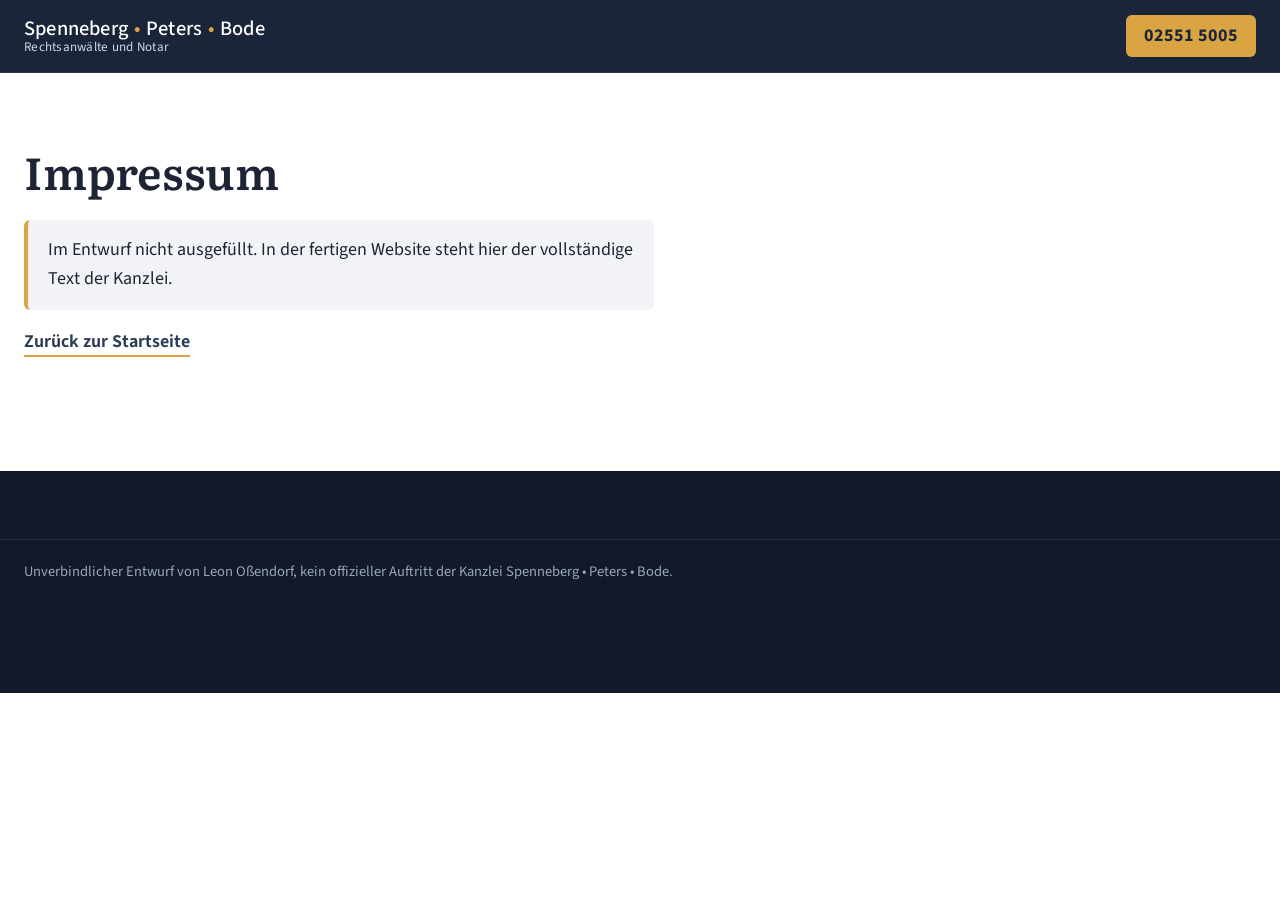
<file: impressum.html>
<!doctype html>
<html lang="de-DE"><head><meta charset="utf-8"><meta name="viewport" content="width=device-width, initial-scale=1"><meta name="robots" content="noindex,nofollow">
<title>Impressum · Spenneberg • Peters • Bode (Entwurf)</title><link rel="stylesheet" href="css/site.css"></head>
<body><header class="kopf"><div class="kopf__in"><a class="marke" href="index.html"><span class="marke__name">Spenneberg <i>•</i> Peters <i>•</i> Bode</span><span class="marke__zusatz">Rechtsanwälte und Notar</span></a><div class="kopf__aktionen" style="margin-left:auto"><a class="tel" href="tel:+4925515005" aria-label="Anrufen: 02551 5005"><span>02551 5005</span></a></div></div></header>
<main class="seite"><div class="wrap"><h1>Impressum</h1><p class="vermerk">Im Entwurf nicht ausgefüllt. In der fertigen Website steht hier der vollständige Text der Kanzlei.</p><p><a class="mehr" href="index.html">Zurück zur Startseite</a></p></div></main>
<footer class="fuss"><div class="wrap fuss__entwurf"><p>Unverbindlicher Entwurf von Leon Oßendorf, kein offizieller Auftritt der Kanzlei Spenneberg • Peters • Bode.</p></div></footer></body></html>
</file>
<file: css/site.css>
@font-face{font-family:"Source Sans 3";src:url(../fonts/source-sans-3-latin-wght-normal.woff2) format("woff2");font-weight:200 900;font-display:swap}
@font-face{font-family:"Literata";src:url(../fonts/literata-latin-wght-normal.woff2) format("woff2");font-weight:200 900;font-display:swap}
@font-face{font-family:"IBM Plex Mono";src:url(../fonts/ibm-plex-mono-latin-500-normal.woff2) format("woff2");font-weight:500;font-display:swap}

:root{
  --navy:#2c3b55;      /* aus dem Logo, etwas dunkler für Kontrast */
  --navy-2:#24314a;
  --navy-3:#1b2539;
  --hell:#cfd8e6;
  --tinte:#1d2433;
  --grau:#566074;
  --linie:#d5dbe5;
  --flaeche:#f1f3f7;
  --gold:#d9a441;
  --gold-dunkel:#8a5f12;
  --gruen:#25322a;
  --rad:6px;
  --wrap:1320px;
  --fs:1.125rem;
}
html.gross{--fs:1.3rem}
*{box-sizing:border-box}
[hidden]{display:none!important}
button,input,textarea{font-family:inherit}
html{scroll-behavior:smooth;scroll-padding-top:84px}
@media (prefers-reduced-motion:reduce){html{scroll-behavior:auto}*{animation:none!important;transition:none!important}}
body{margin:0;font:400 var(--fs)/1.6 "Source Sans 3",system-ui,sans-serif;color:var(--tinte);background:#fff;-webkit-font-smoothing:antialiased}
img{max-width:100%;display:block}
a{color:var(--navy);text-underline-offset:.18em}
a:hover{color:var(--gold-dunkel)}
:focus-visible{outline:3px solid var(--gold);outline-offset:3px;border-radius:2px}
h1,h2,h3{font-family:"Literata",Georgia,serif;font-weight:600;line-height:1.18;margin:0 0 .5em;letter-spacing:-.005em}
h2{font-size:clamp(1.8rem,3.2vw,2.6rem)}
h3{font-size:1.25rem}
p{margin:0 0 1em}
.sr{position:absolute;width:1px;height:1px;overflow:hidden;clip:rect(0 0 0 0);white-space:nowrap}
.skip{position:absolute;left:12px;top:-60px;background:#fff;color:var(--navy);padding:.6em 1em;z-index:100;border-radius:var(--rad)}
.skip:focus{top:12px}
.wrap{max-width:var(--wrap);margin:0 auto;padding:0 24px}
.lead{font-size:1.12em;color:var(--grau);max-width:62ch}

/* Kopf */
.kopf{position:sticky;top:0;z-index:50;background:var(--navy-3);color:#fff;border-bottom:1px solid rgba(255,255,255,.08)}
.kopf__in{max-width:1320px;margin:0 auto;padding:0 24px;height:72px;display:flex;align-items:center;gap:28px}
.marke{color:#fff;text-decoration:none;display:flex;flex-direction:column;line-height:1.15}
.marke:hover{color:#fff}
.marke__name{font-size:1.28rem;font-weight:500;letter-spacing:.01em;white-space:nowrap}
.marke__name i{font-style:normal;color:var(--gold);padding:0 .08em}
.marke__zusatz{font-size:.82rem;color:var(--hell);letter-spacing:.02em}
.menu{display:flex;gap:4px;margin-left:auto}
.menu a{color:#e6ebf3;text-decoration:none;padding:.5em .8em;border-radius:var(--rad);font-size:1rem}
.menu a:hover{background:rgba(255,255,255,.08);color:#fff}
.kopf__aktionen{display:flex;align-items:center;gap:10px}
.schrift{background:none;border:1px solid rgba(255,255,255,.25);color:#fff;border-radius:var(--rad);height:42px;min-width:44px;font:600 .9rem "Source Sans 3",sans-serif;cursor:pointer}
.schrift b{font-size:1.25em;margin-left:1px}
.schrift[aria-pressed=true]{background:#fff;color:var(--navy-3)}
.tel{display:flex;align-items:center;gap:.5em;background:var(--gold);color:var(--navy-3);text-decoration:none;font-weight:700;height:42px;padding:0 1em;border-radius:var(--rad);white-space:nowrap}
.tel:hover{background:#e7b85a;color:var(--navy-3)}
.tel svg{width:18px;height:18px;fill:currentColor}
.burger{display:none;background:none;border:0;width:44px;height:44px;position:relative;cursor:pointer}
.burger span{position:absolute;left:11px;right:11px;height:2px;background:#fff;transition:transform .25s}
.burger span:nth-child(1){top:17px}.burger span:nth-child(2){top:25px}
.burger[aria-expanded=true] span:nth-child(1){transform:translateY(4px) rotate(45deg)}
.burger[aria-expanded=true] span:nth-child(2){transform:translateY(-4px) rotate(-45deg)}

/* Hero: Flurkarte */
.hero{position:relative;background:var(--navy);color:#fff;overflow:hidden;min-height:min(84vh,720px);display:flex;align-items:center}
.hero__karte{position:absolute;inset:0}
.hero__karte img{width:100%;height:100%;object-fit:cover;object-position:65% 50%}
.hero::before{content:"";position:absolute;inset:0;z-index:1;background:linear-gradient(90deg,var(--navy) 0%,rgba(44,59,85,.94) 30%,rgba(44,59,85,.55) 52%,rgba(44,59,85,0) 72%)}
.hero__pin{position:absolute;z-index:2;left:calc(65% + 26px);top:calc(50% - 64px);font:500 .78rem/1.35 "IBM Plex Mono",ui-monospace,monospace;color:#f3dfb4;letter-spacing:.02em;padding-left:12px;border-left:2px solid var(--gold);animation:auf .6s 1.6s ease-out both}
.hero__pin small{display:block;color:var(--hell);font-size:.92em}
@keyframes auf{from{opacity:0;transform:translateY(4px)}to{opacity:1;transform:none}}
.hero__in{position:relative;z-index:2;max-width:1320px;width:100%;margin:0 auto;padding:72px 24px 80px}
.hero h1{font-size:clamp(2.4rem,4.6vw,4rem);font-weight:500;max-width:13em;margin-bottom:.3em;color:#fff}
.hero h1 span{display:block;font-weight:650}
.hero__seit{font-size:1.2em;color:var(--hell);margin-bottom:2.2em}
.hero__frage{font-size:1em;font-weight:600;color:#fff;margin-bottom:.7em}
.wege{list-style:none;margin:0;padding:0;max-width:560px;border-top:1px solid rgba(255,255,255,.18)}
.wege a{display:grid;grid-template-columns:9.5em 1fr auto;gap:1em;align-items:baseline;padding:1em .2em;color:#fff;text-decoration:none;border-bottom:1px solid rgba(255,255,255,.18);transition:background .25s,padding .25s}
.wege a::after{content:"→";color:var(--gold);transition:transform .25s}
.wege a:hover{background:rgba(255,255,255,.05);padding-left:.7em}
.wege a:hover::after{transform:translateX(4px)}
.wege b{font-size:1.2em;font-weight:650}
.wege span{color:var(--hell);font-size:.95em}

/* Blöcke */
.block{padding:96px 0}
.kopfzeile{display:grid;grid-template-columns:minmax(0,1fr) minmax(0,1.1fr);gap:48px;align-items:end;margin-bottom:44px}
.kopfzeile h2{margin:0}
.kopfzeile .lead{margin:0}

/* Notar */
.anliegen{display:grid;grid-template-columns:repeat(4,1fr);gap:0;border-top:2px solid var(--navy)}
.gruppe{padding:22px 22px 18px 0}
.gruppe+.gruppe{padding-left:22px;border-left:1px solid var(--linie)}
.gruppe h3{font-family:"Source Sans 3",sans-serif;font-size:.9rem;font-weight:700;color:var(--grau);letter-spacing:.04em;margin-bottom:.8em}
.gruppe ul{list-style:none;margin:0;padding:0}
.gruppe li a{display:flex;justify-content:space-between;gap:.6em;padding:.42em 0;font-weight:600;text-decoration:none;color:var(--navy);border-bottom:1px dotted var(--linie)}
.gruppe li a::after{content:"↗";font-weight:400;color:var(--gold-dunkel)}
.gruppe li a:hover{color:var(--gold-dunkel)}
.hinweis-klein{font-size:.92em;color:var(--grau);margin:18px 0 0}
.zwischentitel{margin:72px 0 22px;font-size:1.5rem}
.ablauf{list-style:none;margin:0;padding:0;display:grid;grid-template-columns:repeat(4,1fr);gap:28px;counter-reset:s}
.ablauf li{counter-increment:s;position:relative;padding-top:58px}
.ablauf li::before{content:counter(s);position:absolute;top:0;left:0;width:40px;height:40px;border-radius:50%;border:2px solid var(--navy);display:grid;place-items:center;font:600 1.05rem "Literata",serif;color:var(--navy);background:#fff;z-index:1}
.ablauf li:not(:last-child)::after{content:"";position:absolute;top:20px;left:48px;right:-20px;height:2px;background:var(--linie)}
.ablauf b{display:block;font-size:1.08em;margin-bottom:.3em}
.ablauf span{color:var(--grau);font-size:.98em}
.zweispalt{display:grid;grid-template-columns:1fr 1fr;gap:28px;margin-top:64px;align-items:start}
.frage{border-top:1px solid var(--linie);border-bottom:1px solid var(--linie)}
.frage summary{cursor:pointer;list-style:none;padding:1.05em 2.2em 1.05em 0;font-weight:650;font-size:1.08em;position:relative}
.frage summary::-webkit-details-marker{display:none}
.frage summary::after{content:"+";position:absolute;right:.3em;top:.75em;font-size:1.4em;font-weight:400;color:var(--gold-dunkel);transition:transform .25s}
.frage[open] summary::after{transform:rotate(45deg)}
.frage p{color:var(--grau);padding-bottom:.6em;max-width:64ch}
.rueckfrage{background:var(--flaeche);padding:26px 28px;border-radius:var(--rad)}
.rueckfrage p{color:var(--grau)}

/* Knöpfe */
.knopf{display:inline-flex;align-items:center;justify-content:center;min-height:48px;padding:.6em 1.3em;border-radius:var(--rad);background:var(--navy);color:#fff;text-decoration:none;font-weight:650;border:0;font-size:1em;cursor:pointer;transition:background .2s,transform .2s}
.knopf:hover{background:var(--navy-3);color:#fff}
.knopf:active{transform:translateY(1px)}
.knopf--hell{background:#fff;color:var(--navy);border:2px solid var(--navy)}
.knopf--hell:hover{background:var(--navy);color:#fff}
.knopf--gold{background:var(--gold);color:var(--navy-3)}
.knopf--gold:hover{background:#e7b85a;color:var(--navy-3)}
.knopf--gross{font-size:1.15em;min-height:56px;padding:.6em 1.6em}
.mehr{font-weight:650;text-decoration:none;color:var(--navy);border-bottom:2px solid var(--gold);padding-bottom:1px}
.mehr:hover{color:var(--gold-dunkel)}

/* Hof */
.hof{position:relative;background:var(--gruen);color:#fff;overflow:hidden}
.hof__karte{position:absolute;inset:0}
.hof__karte img{width:100%;height:100%;object-fit:cover;object-position:50% 50%}
.hof::before{content:"";position:absolute;inset:0;z-index:1;background:linear-gradient(90deg,rgba(37,50,42,.96) 0%,rgba(37,50,42,.86) 40%,rgba(37,50,42,.55) 100%)}
.hof__in{position:relative;z-index:2;display:grid;grid-template-columns:1fr 1fr;gap:64px;align-items:start}
.hof h2{color:#fff}
.hof .lead{color:#dfe7da}
.themen{list-style:none;margin:0 0 30px;padding:0;display:flex;flex-wrap:wrap;gap:8px}
.themen li{border:1px solid rgba(255,255,255,.28);border-radius:999px;padding:.3em .9em;font-size:.95em;color:#eef3ea}
.frage--dunkel{border-color:rgba(255,255,255,.22)}
.frage--dunkel+.frage--dunkel{border-top:0}
.frage--dunkel summary::after{color:var(--gold)}
.frage--dunkel p{color:#dfe7da}

/* Personen */
.personen{display:grid;grid-template-columns:repeat(3,1fr);gap:32px}
.person{display:flex;flex-direction:column;gap:18px}
.person img{width:100%;height:auto;max-width:300px;aspect-ratio:1/1;object-fit:cover;object-position:50% 20%;border-radius:var(--rad);background:var(--flaeche)}
.person h3{font-size:1.4rem;margin-bottom:.1em}
.rolle{color:var(--gold-dunkel);font-weight:650;margin-bottom:.6em}
.gebiete{font-weight:600;font-size:.98em;margin-bottom:.6em}
.vita{color:var(--grau);font-size:.96em}
.alle-gebiete{margin-top:56px;border-top:2px solid var(--navy)}
.alle-gebiete>summary{cursor:pointer;list-style:none;padding:1.1em 0;font:600 1.2rem "Literata",serif;position:relative}
.alle-gebiete>summary::-webkit-details-marker{display:none}
.alle-gebiete>summary::after{content:"+";position:absolute;right:.2em;top:.65em;font-size:1.4em;color:var(--gold-dunkel);transition:transform .25s}
.alle-gebiete[open]>summary::after{transform:rotate(45deg)}
.gebiete-liste{columns:2;column-gap:48px;padding-bottom:12px}
.gebiete-liste p{break-inside:avoid;color:var(--grau);font-size:.98em}
.gebiete-liste b{display:block;color:var(--tinte)}

/* Kanzlei */
.kanzlei{display:grid;grid-template-columns:1fr 1.15fr;gap:64px;background:var(--flaeche);padding:88px max(24px,calc((100vw - 1320px)/2 + 24px))}
.kanzlei__kopf p{font-size:1.08em;color:var(--grau);max-width:40em}
.kanzlei__bild{margin:0;align-self:center}
.kanzlei__bild img{width:100%;height:auto;aspect-ratio:1351/900}
.kanzlei__text{max-width:none}
.fakten{margin:0}
.fakten div{display:grid;grid-template-columns:7.5em 1fr;gap:1em;padding:.8em 0;border-top:1px solid var(--linie)}
.fakten dt{font-weight:700;color:var(--grau);font-size:.92em;padding-top:.1em}
.fakten dd{margin:0}

/* Ausbildung */
.ausbildung{padding:72px 0;border-bottom:1px solid var(--linie)}
.ausbildung__in{display:grid;grid-template-columns:1fr 1.1fr auto;gap:48px;align-items:center}
.ausbildung h2{font-size:clamp(1.5rem,2.4vw,2rem)}
.ausbildung .lead{margin:0}
.zitatlos{margin:0;padding:0 0 0 22px;border-left:3px solid var(--gold);font-family:"Literata",serif;font-size:1.05em;color:var(--tinte)}
.zitatlos p{margin:0}

/* Kontakt */
.kontakt{background:var(--navy-3);color:#fff}
.kontakt h2{color:#fff}
.kontakt .lead{color:var(--hell)}
.kontakt__in{display:grid;grid-template-columns:.85fr 1.15fr;gap:72px;align-items:start}
.kontakt__info .knopf{background:var(--gold);color:var(--navy-3);margin:6px 0 28px}
.kontakt__info .knopf:hover{background:#e7b85a}
.kontakt a{color:#fff}
.kontakt .mehr{color:#fff}
.adresse{color:#e6ebf3}
.zeiten{color:var(--hell)}
.zeiten b{color:#fff;display:block}
.formular{background:#fff;color:var(--tinte);border-radius:10px;padding:32px 32px 28px;position:relative}
.entwurf-marke{position:absolute;top:-12px;right:22px;background:var(--gold);color:var(--navy-3);font:600 .78rem "Source Sans 3",sans-serif;padding:.25em .7em;border-radius:999px;margin:0}
.formular fieldset{border:0;margin:0 0 20px;padding:0}
.formular legend,.formular label{font-weight:650;font-size:.98em;margin-bottom:.45em;display:block;padding:0}
.chips{display:flex;flex-wrap:wrap;gap:8px}
.chips legend{width:100%}
.chips label{margin:0;font-weight:500;cursor:pointer}
.chips input{position:absolute;opacity:0;pointer-events:none}
.chips span{display:inline-block;padding:.45em 1em;border:1.5px solid #9aa6ba;border-radius:999px;color:var(--tinte);transition:background .2s,border-color .2s,color .2s}
.chips label:hover span{border-color:var(--navy)}
.chips input:checked+span{background:var(--navy);border-color:var(--navy);color:#fff}
.chips input:focus-visible+span{outline:3px solid var(--gold);outline-offset:2px}
.feld{margin-bottom:20px}
.feld input,.feld textarea{width:100%;font:inherit;color:var(--tinte);background:#fff;border:1.5px solid #9aa6ba;border-radius:var(--rad);padding:.65em .8em;min-height:48px}
.feld input::placeholder{color:#6b7385}
.feld input:focus,.feld textarea:focus{border-color:var(--navy);outline:3px solid rgba(217,164,65,.55);outline-offset:0}
.feld input[type=file]{padding:.5em;min-height:auto}
.hilfe{font-size:.88em;color:var(--grau);margin:.4em 0 0}
.formular .knopf{width:100%;margin-top:6px}
.fehler{color:#a3261b;font-weight:600;margin:.8em 0 0}
.feld.ungueltig input{border-color:#a3261b}
.danke{margin-top:18px;padding:18px 20px;border-radius:var(--rad);background:#eef6ee;border-left:4px solid #2f7a3f}
.danke__titel{font-weight:700;font-size:1.1em;margin-bottom:.3em}
.danke p:last-child{margin:0;color:#304030}

/* Fuß */
.fuss{background:#121a29;color:#c6cfdd;padding:40px 0 96px;font-size:.95em}
.fuss a{color:#fff}
.fuss__in{display:flex;justify-content:space-between;gap:32px;flex-wrap:wrap;align-items:flex-end}
.fuss .marke__name{color:#fff;margin-bottom:.3em}
.fuss nav{display:flex;gap:20px}
.fuss__entwurf{margin-top:28px;padding-top:20px;border-top:1px solid rgba(255,255,255,.1);font-size:.85em;color:#9aa6ba}
.daumen{display:none}

/* Einblenden */
.zeigen{opacity:0;transform:translateY(14px);transition:opacity .6s ease-out,transform .6s ease-out}
.zeigen.da{opacity:1;transform:none}

/* Tablet */
@media (max-width:1080px){
  .menu{display:none;position:absolute;top:72px;left:0;right:0;background:var(--navy-3);flex-direction:column;padding:8px 16px 18px;border-top:1px solid rgba(255,255,255,.08)}
  .menu.offen{display:flex}
  .menu a{padding:.8em .6em;font-size:1.1rem}
  .burger{display:block}
  .kopf__aktionen{margin-left:auto}
  .anliegen{grid-template-columns:1fr 1fr}
  .gruppe:nth-child(3){padding-left:0;border-left:0}
  .gruppe:nth-child(n+3){border-top:1px solid var(--linie)}
  .ablauf{grid-template-columns:1fr 1fr;row-gap:40px}
  .ablauf li:nth-child(2)::after{display:none}
  .kanzlei{grid-template-columns:1fr}
  .kanzlei__bild img{aspect-ratio:1351/900}
  .kanzlei{gap:28px;padding:64px 24px}
  .ausbildung__in{grid-template-columns:1fr;gap:24px}
  .ausbildung__in .knopf{justify-self:start}
}
/* Handy */
@media (max-width:760px){
  html{scroll-padding-top:68px}
  .kopf__in{height:64px;padding:0 14px;gap:10px}
  .menu{top:64px}
  .marke__name{font-size:1.02rem}
  .marke__zusatz{font-size:.74rem}
  .tel span{display:none}
  .tel{width:44px;padding:0;justify-content:center}
  .schrift{min-width:44px;height:44px}
  .hero{min-height:auto;align-items:flex-end}
  .hero__karte{bottom:auto;height:300px}
  .hero__karte img{object-position:75% 50%}
  .hero::before{background:linear-gradient(180deg,rgba(44,59,85,0) 0%,rgba(44,59,85,.1) 200px,var(--navy) 300px)}
  .hero__pin{left:auto;right:16px;top:178px;font-size:.68rem;text-align:right;border-left:0;border-right:2px solid var(--gold);padding:0 10px 0 0}
  .hero__in{padding:268px 18px 44px}
  .hero h1{font-size:2.25rem}
  .hero__seit{margin-bottom:1.6em}
  .wege a{grid-template-columns:1fr auto;gap:.15em .8em;padding:.9em .1em}
  .wege span{grid-column:1;grid-row:2}
  .wege a::after{grid-row:1/3;grid-column:2;align-self:center}
  .block{padding:64px 0}
  .wrap{padding:0 18px}
  .kopfzeile{grid-template-columns:1fr;gap:14px;margin-bottom:28px}
  .anliegen{grid-template-columns:1fr}
  .gruppe,.gruppe+.gruppe{padding:18px 0 12px;border-left:0}
  .gruppe+.gruppe{border-top:1px solid var(--linie)}
  .gruppe li a{padding:.62em 0}
  .ablauf{grid-template-columns:1fr;gap:26px}
  .ablauf li{padding:0 0 0 58px;min-height:40px}
  .ablauf li::after{display:none}
  .ablauf li:not(:last-child)::after{display:block;content:"";top:44px;bottom:-22px;left:19px;right:auto;width:2px;height:auto}
  .zwischentitel{margin-top:52px}
  .zweispalt{grid-template-columns:1fr;margin-top:44px}
  .hof__in{grid-template-columns:1fr;gap:36px}
  .personen{grid-template-columns:1fr;gap:40px}
  .person{display:grid;grid-template-columns:118px 1fr;gap:16px;align-items:start}
  .person img{aspect-ratio:3/4}
  .gebiete-liste{columns:1}
  .fakten div{grid-template-columns:1fr;gap:.1em}
  .kontakt__in{grid-template-columns:1fr;gap:40px}
  .formular{padding:28px 18px 22px}
  .fuss{padding-bottom:104px}
  .daumen{display:grid;grid-template-columns:1fr 1fr;position:fixed;left:0;right:0;bottom:0;z-index:60;background:var(--navy-3);border-top:1px solid rgba(255,255,255,.12);padding:8px 10px calc(8px + env(safe-area-inset-bottom));gap:8px}
  .daumen a{display:flex;align-items:center;justify-content:center;min-height:48px;border-radius:var(--rad);color:#fff;text-decoration:none;font-weight:650;border:1px solid rgba(255,255,255,.3)}
  .daumen a:first-child{background:var(--gold);color:var(--navy-3);border-color:var(--gold)}
}

/* Unterseiten */
.seite{padding:72px 0 96px}
.seite h1{font-size:clamp(2rem,4vw,2.8rem)}
.seite .vermerk{background:var(--flaeche);border-left:4px solid var(--gold);padding:16px 20px;border-radius:var(--rad);max-width:70ch}

@media (max-width:760px){.kanzlei{padding:56px 18px}}
</file>
<file: css/hero-varianten.css>
/* Hero-Varianten (zur Auswahl, 08.11.) */
.hv{position:relative;color:#fff;overflow:hidden}
.hv h1{color:#fff;font-weight:600;margin:0 0 .45em;letter-spacing:-.01em}
.hv p.satz{font-size:1.2em;line-height:1.55;color:#e6ebf3;max-width:34em;margin:0 0 1.8em}
.hv .aktionen{display:flex;flex-wrap:wrap;align-items:center;gap:14px 28px}
.hv .aktionen .knopf{background:var(--gold);color:var(--navy-3);font-size:1.12em;min-height:54px;padding:.6em 1.5em}
.hv .aktionen .knopf:hover{background:#e7b85a}
.hv .aktionen .lnk{color:#fff;font-weight:650;text-decoration:none;border-bottom:2px solid rgba(255,255,255,.45);padding-bottom:2px}
.hv .aktionen .lnk:hover{border-color:var(--gold);color:#fff}
.hv .credit{position:absolute;right:14px;bottom:10px;font-size:.72rem;color:rgba(255,255,255,.72);z-index:3}
.hv .credit a{color:inherit}
.hv .bildzeile{font-size:.82rem;color:var(--hell);margin-top:2.4em}

/* A: Team am Eingang, geteilt */
.hv-a{display:grid;grid-template-columns:minmax(0,5fr) minmax(0,7fr);min-height:min(80vh,680px);background:var(--navy)}
.hv-a .text{padding:72px 56px 64px max(24px,calc((100vw - 1320px)/2 + 24px));display:flex;flex-direction:column;justify-content:center}
.hv-a h1{font-size:clamp(2.2rem,3.6vw,3.3rem);line-height:1.12}
.hv-a figure{margin:0;position:relative}
.hv-a figure img{position:absolute;inset:0;width:100%;height:100%;object-fit:cover;object-position:28% 35%}
.hv-a figure::after{content:"";position:absolute;inset:0;background:linear-gradient(90deg,rgba(44,59,85,.35),rgba(44,59,85,0) 22%)}

/* B: Burgsteinfurt von oben */
.hv-b{min-height:min(84vh,740px);display:flex;align-items:center;background:#1b2539}
.hv-b picture,.hv-b picture img{position:absolute;inset:0;width:100%;height:100%}
.hv-b picture img{object-fit:cover;object-position:62% 50%}
.hv-b::before{content:"";position:absolute;inset:0;z-index:1;background:linear-gradient(90deg,rgba(20,28,44,.93) 0%,rgba(20,28,44,.84) 36%,rgba(20,28,44,.35) 56%,rgba(20,28,44,0) 74%)}
.hv-b .text{position:relative;z-index:2;max-width:1320px;width:100%;margin:0 auto;padding:80px 24px}
.hv-b .text>*{max-width:520px}
.hv-b h1{font-size:clamp(2.4rem,4.4vw,3.9rem);line-height:1.08}

/* C: Bibliothek, dunkel */
.hv-c{min-height:min(84vh,740px);display:flex;align-items:flex-end;background:#11161f}
.hv-c>img{position:absolute;inset:0;width:100%;height:100%;object-fit:cover;object-position:60% 50%;filter:saturate(.8)}
.hv-c::before{content:"";position:absolute;inset:0;z-index:1;background:linear-gradient(0deg,rgba(14,18,27,.94) 0%,rgba(14,18,27,.7) 42%,rgba(14,18,27,.25) 100%)}
.hv-c .text{position:relative;z-index:2;max-width:1320px;width:100%;margin:0 auto;padding:120px 24px 72px;display:grid;grid-template-columns:minmax(0,7fr) minmax(0,5fr);gap:48px;align-items:end}
.hv-c h1{font-size:clamp(3rem,7vw,6.4rem);line-height:.98;font-weight:500;margin:0}
.hv-c h1 em{font-style:normal;font-weight:300;color:#dfe5ee}
.hv-c p.satz{margin-bottom:1.4em}
.hv-c .namen{grid-column:1/-1;border-top:1px solid rgba(255,255,255,.18);padding-top:16px;display:flex;flex-wrap:wrap;gap:6px 36px;color:var(--hell);font-size:.98em}
.hv-c .namen b{color:#fff;font-weight:600}

/* Wege-Leiste unter jedem Hero */
.wegeleiste{background:#fff;border-bottom:1px solid var(--linie)}
.wegeleiste ul{list-style:none;margin:0 auto;padding:0 24px;max-width:1320px;display:grid;grid-template-columns:repeat(3,1fr)}
.wegeleiste li+li{border-left:1px solid var(--linie)}
.wegeleiste a{display:block;padding:26px 28px 24px;text-decoration:none;color:var(--tinte);transition:background .25s}
.wegeleiste li:first-child a{padding-left:0}
.wegeleiste a:hover{background:var(--flaeche)}
.wegeleiste b{display:flex;justify-content:space-between;font:600 1.3rem "Literata",Georgia,serif;color:var(--navy);margin-bottom:.2em}
.wegeleiste b::after{content:"→";color:var(--gold-dunkel);font-family:"Source Sans 3",sans-serif;transition:transform .25s}
.wegeleiste a:hover b::after{transform:translateX(4px)}
.wegeleiste span{color:var(--grau);font-size:.98em}

@media (max-width:1080px){
  .hv-a{grid-template-columns:1fr}
  .hv-a figure{order:-1;aspect-ratio:3/2}
  .hv-a figure::after{display:none}
  .hv-a .text{padding:40px 24px 48px}
  .hv-c .text{grid-template-columns:1fr;gap:20px}
}
@media (max-width:760px){
  .hv-a .text{padding:30px 18px 40px}
  .hv-a h1{font-size:2.05rem}
  .hv p.satz{font-size:1.08em;margin-bottom:1.4em}
  .hv-b{display:block;min-height:0}
  .hv-b picture{position:relative;display:block;height:auto}
  .hv-b picture img{position:static;height:auto;aspect-ratio:1100/792}
  .hv-b::before{display:none}
  .hv-b .text{padding:30px 18px 40px;background:#1b2539}
  .hv-b h1{font-size:2.15rem}
  .hv .credit{position:static;display:block;padding:6px 18px 0;background:#1b2539;text-align:right}
  .hv-c{min-height:640px}
  .hv-c .text{padding:120px 18px 40px}
  .hv-c h1{font-size:3rem}
  .wegeleiste ul{grid-template-columns:1fr;padding:0 18px}
  .wegeleiste li+li{border-left:0;border-top:1px solid var(--linie)}
  .wegeleiste a,.wegeleiste li:first-child a{padding:18px 0}
}

.hv-b p.satz{max-width:26em}
</file>
